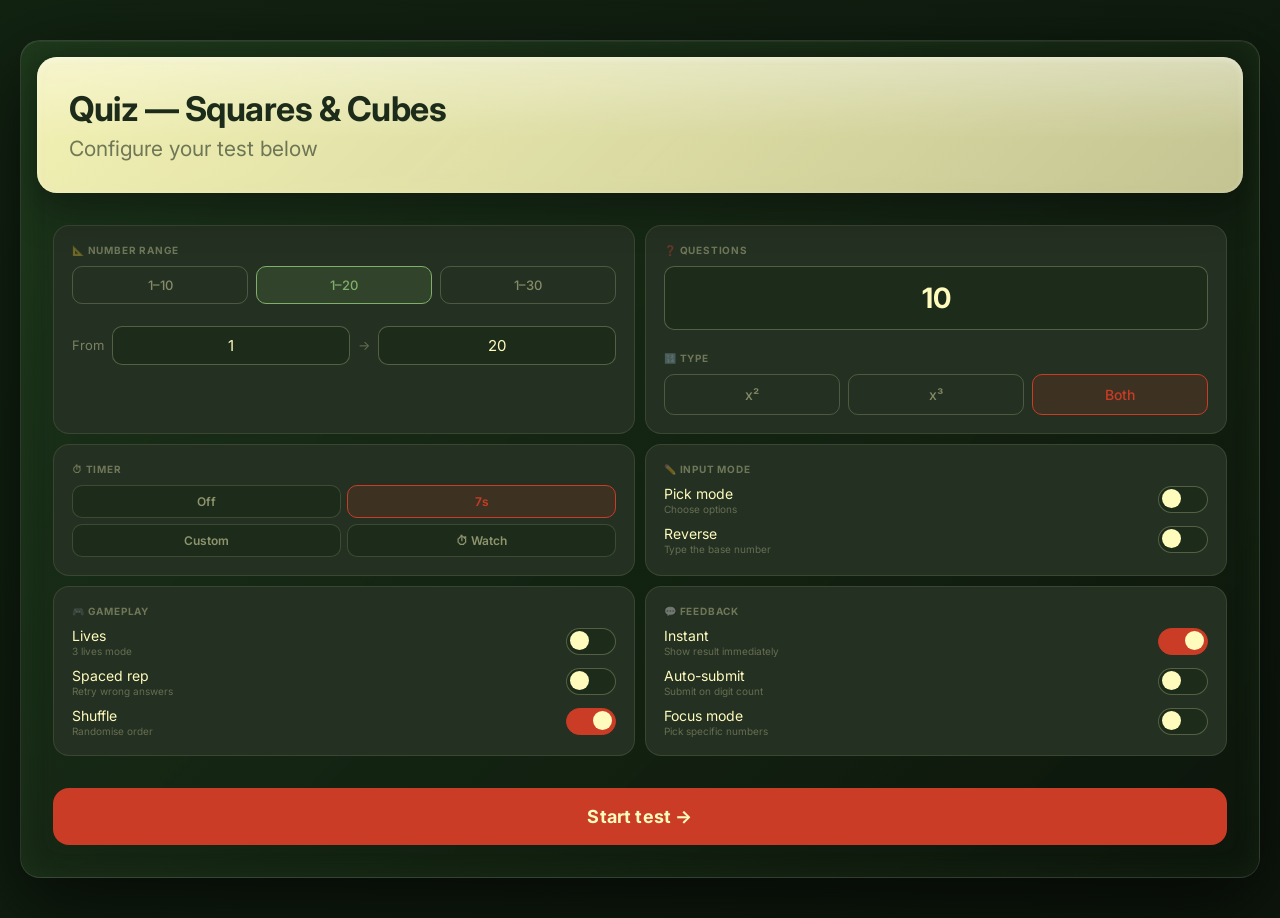
<file: Index.html>
<!DOCTYPE html>
<html lang="en">
<head>
  <meta charset="UTF-8">
  <meta name="viewport" content="width=device-width, initial-scale=1.0, viewport-fit=cover">
  <title>Quiz — Squares & Cubes</title>
  <link href="https://fonts.googleapis.com/css2?family=Inter:wght@400;500;600;700&display=swap" rel="stylesheet">
  <style>

    *, *::before, *::after { box-sizing: border-box; margin: 0; padding: 0; }

    html, body {
      height: 100%;
      min-height: 100%;
      background:
        linear-gradient(135deg, #122312, #0d160c),
        radial-gradient(circle at 20% 20%, #3a6b35 0%, transparent 70%),
        radial-gradient(circle at 80% 80%, #244a22 0%, transparent 80%);
      align-items: flex-start;
      justify-content: center;
      font-family: 'Inter', sans-serif;
      overflow-x: hidden;
      overflow-y: auto;
      max-width: 100%;
    }

    /* ── Page wrapper ── */
    .page-wrap {
      background: transparent;
      min-height: 100dvh;
      height: auto;
      width: 100%;
      max-width: 100%;
      overflow-x: hidden;
      display: flex;
      align-items: stretch;
      justify-content: center;
      padding: 0;
    }

    /* ── Main app card ── */
    .app {
  width: 100%;
  max-width: 900px;     /* control width */
  margin: 0 auto;       /* center horizontally */

  border-radius: 20px;
  position: relative;
  overflow: hidden;     /* 🔥 prevents glass bleed */

  backdrop-filter: blur(18px);
  -webkit-backdrop-filter: blur(18px);

  background: linear-gradient(
    135deg,
    rgba(58, 107, 53, 0.25),
    rgba(13, 22, 12, 0.55)
  );

  border: 1px solid rgba(255,255,255,0.12);

  box-shadow:
    0 25px 80px rgba(0,0,0,0.65),
    inset 0 1px 0 rgba(255,255,255,0.05);

  padding: 16px;  /* 🔥 replaces ALL inner margins */
}

.app::after {
  content: "";
  position: absolute;
  inset: 0;
  border-radius: inherit;

  box-shadow:
    inset 0 0 30px rgba(127,176,105,0.08);

  pointer-events: none;
}

.setup-header {
  border-radius: 20px;
  margin: 0;
  width: 100%;
  padding: clamp(20px, 5vw, 32px);

  background: linear-gradient(
    135deg,
    rgba(255,251,189,0.95),
    rgba(255,251,189,0.75)
  );

  backdrop-filter: blur(10px);
  -webkit-backdrop-filter: blur(10px);

  box-shadow:
    0 15px 40px rgba(0,0,0,0.35),
    inset 0 2px 6px rgba(255,255,255,0.4);
}

.setup-header::after {
  content: "";
  position: absolute;
  inset: 0;
  border-radius: inherit;

  background: linear-gradient(
    to bottom,
    rgba(255,255,255,0.35),
    transparent 60%
  );

  pointer-events: none;
}

    /* On wider screens: show card with margins */
    @media (min-width: 600px) {
      html, body { overflow-y: auto; height: auto; }
      .page-wrap {
        background: transparent;
        height: auto;
        min-height: 100dvh;
        padding: 32px 20px;
        align-items: flex-start;
      }
      .app {
        height: auto;
        min-height: unset;
        border-radius: 20px;
      }
    }

    @media (min-width: 900px) {
      .page-wrap { align-items: center; padding: 40px 20px; }
    }

    .screen {
  display: none;
  flex-direction: column;
  flex: 1;
  min-height: 0;
  gap: 16px; /* 🔥 THIS replaces ALL margins */
}
    .screen.active { display: flex; }

    /* ════════════════════════════════════
       SETUP SCREEN
    ════════════════════════════════════ */
    
    .setup-header h1 {
      font-size: clamp(22px, 6vw, 34px);
      font-weight: 700;
      color: #1C2B1A;
      margin-bottom: 6px;
      letter-spacing: -0.5px;
      line-height: 1.2;
    }
    .setup-header p {
      /* golden ratio: title / 1.618 → clamped proportionally */
      font-size: clamp(13.6px, 3.7vw, 21px);
      color: rgba(28,43,26,0.6);
      font-weight: 400;
    }

    .setup-body {
  margin: 0;
  width: 100%;
  padding: clamp(16px, 4vw, 24px);

  border-radius: 20px;
  background: rgba(36, 48, 34, 0.9);

  backdrop-filter: blur(12px);

  border: 1px solid rgba(255,251,189,0.1);

  box-shadow: 0 25px 60px rgba(0,0,0,0.6);

  display: flex;
  flex-direction: column;
  flex: 1;
  min-height: 0;

  width: 100%;
}
    .card {
      background: #243022;
      border-radius: clamp(10px, 3vw, 16px);
      padding: clamp(10px, 3.5vw, 20px);
      margin-bottom: clamp(8px, 2.5vw, 14px);
      border: 1px solid rgba(255,251,189,0.12);
    }
    .card-title {
      font-size: clamp(10px, 2.5vw, 11px);
      font-weight: 600;
      color: rgba(255,251,189,0.4);
      text-transform: uppercase;
      letter-spacing: 0.07em;
      margin-bottom: clamp(8px, 2.5vw, 12px);
    }

    .field-row {
      display: flex;
      align-items: center;
      gap: clamp(6px, 2vw, 10px);
      margin-bottom: clamp(6px, 2vw, 12px);
      flex-wrap: nowrap;
    }
    .field-row:last-child { margin-bottom: 0; }
    .field-label {
      font-size: clamp(13px, 3.5vw, 15px);
      color: #FFFBBD;
      flex: 1;
      min-width: 100px;
    }

    .num-inp {
      width: clamp(64px, 18vw, 80px);
      padding: clamp(6px, 2vw, 9px) 10px;
      font-size: clamp(13px, 3.5vw, 15px);
      border: 1.5px solid rgba(255,251,189,0.25);
      border-radius: 10px;
      background: #1C2B1A;
      color: #FFFBBD;
      text-align: center;
      outline: none;
      font-family: 'Inter', sans-serif;
      -moz-appearance: textfield;
    }
    .num-inp::-webkit-inner-spin-button,
    .num-inp::-webkit-outer-spin-button { -webkit-appearance: none; }
    .num-inp:focus { border-color: #FFFBBD; }

    .type-row { display: flex; gap: clamp(6px, 2vw, 8px); }
    .type-btn {
      flex: 1;
      min-width: 0;
      padding: clamp(9px, 2.5vw, 11px) 4px;
      border: 1.5px solid rgba(255,251,189,0.2);
      border-radius: 10px;
      background: transparent;
      color: rgba(255,251,189,0.45);
      font-size: clamp(11px, 2.8vw, 14px);
      cursor: pointer;
      transition: all 0.18s;
      font-family: 'Inter', sans-serif;
      font-weight: 500;
      overflow: hidden;
    }
    .type-btn.active { border-color: #CA3C25; background: rgba(202,60,37,0.15); color: #CA3C25; }

    .tog-row {
      display: flex;
      align-items: center;
      gap: 12px;
      padding: clamp(7px, 2vw, 12px) 0;
      border-bottom: 1px solid rgba(255,251,189,0.1);
    }
    .tog-row:last-child { border-bottom: none; padding-bottom: 0; }
    .tog-label {
      font-size: clamp(13px, 3.5vw, 15px);
      color: #FFFBBD;
      flex: 1;
      font-weight: 400;
    }
    .tog-sub {
      font-size: clamp(10px, 2.5vw, 11px);
      color: rgba(255,251,189,0.35);
      display: block;
      margin-top: 2px;
    }

    /* Toggle — fixed size, never shrinks */
    .toggle { position: relative; width: 50px; height: 27px; flex-shrink: 0; cursor: pointer; }
    .toggle input { opacity: 0; width: 0; height: 0; position: absolute; }
    .tslider {
      position: absolute; inset: 0;
      background: #1C2B1A;
      border-radius: 14px;
      transition: background 0.2s;
      border: 1.5px solid rgba(255,251,189,0.25);
    }
    .tslider::before {
      content: '';
      position: absolute;
      width: 19px; height: 19px;
      left: 3px; top: 2px;
      background: #FFFBBD;
      border-radius: 50%;
      transition: transform 0.2s, background 0.2s;
    }
    .toggle input:checked + .tslider { background: #CA3C25; border-color: #CA3C25; }
    .toggle input:checked + .tslider::before { transform: translateX(23px); background: #FFFBBD; }

    #s-setup .start-btn {
      margin: 4px clamp(12px, 4vw, 20px) clamp(12px, 4vw, 20px);
      padding: clamp(12px, 3.2vw, 16px);
      border: none;
      border-radius: 14px;
      background: #CA3C25;
      color: #FFFBBD;
      font-size: clamp(14px, 3.8vw, 17px);
      font-weight: 600;
      cursor: pointer;
      width: calc(100% - clamp(24px, 8vw, 40px));
      letter-spacing: 0.01em;
      transition: opacity 0.15s;
      font-family: 'Inter', sans-serif;
      flex-shrink: 0;
    }
    #s-setup .start-btn:hover { opacity: 0.88; }

    /* iPhone safe area — home bar */
    @supports (padding-bottom: env(safe-area-inset-bottom)) {
      @media (max-width: 599px) {
        #s-setup .start-btn {
          margin-bottom: calc(clamp(12px, 4vw, 20px) + env(safe-area-inset-bottom));
        }
      }
    }

    /* ════════════════════════════════════
       TEST SCREEN
    ════════════════════════════════════ */
    .test-top {
      background: #FFFBBD;
  padding: clamp(14px, 4vw, 22px) clamp(14px, 5vw, 24px) clamp(12px, 3.5vw, 18px);
  display: flex;
  align-items: center;
  gap: 12px;
  flex-shrink: 0;

  border-top-left-radius: 20px;
  border-top-right-radius: 20px;
    }
    .back-btn {
      width: clamp(32px, 8vw, 38px);
      height: clamp(32px, 8vw, 38px);
      border-radius: 10px;
      background: #243022;
      border: none;
      cursor: pointer;
      display: flex;
      align-items: center;
      justify-content: center;
      flex-shrink: 0;
    }
    .back-btn svg {
      width: clamp(15px, 4vw, 19px);
      height: clamp(15px, 4vw, 19px);
      stroke: #FFFBBD; fill: none; stroke-width: 2;
      stroke-linecap: round; stroke-linejoin: round;
    }
    .top-meta { flex: 1; display: flex; justify-content: flex-end; align-items: center; gap: 6px; flex-wrap: wrap; }
    .q-pill {
      background: #243022;
      border-radius: 20px;
      padding: clamp(5px, 1.5vw, 7px) clamp(10px, 3vw, 15px);
      font-size: clamp(11px, 3vw, 14px);
      color: rgba(255,251,189,0.55);
      font-weight: 500;
      white-space: nowrap;
    }
    .q-pill span { color: #FFFBBD; font-weight: 600; }
    .score-pill {
      background: rgba(202,60,37,0.15);
      border-radius: 20px;
      padding: clamp(5px, 1.5vw, 7px) clamp(10px, 3vw, 15px);
      font-size: clamp(11px, 3vw, 14px);
      color: #CA3C25;
      font-weight: 600;
      border: 1px solid rgba(202,60,37,0.3);
      white-space: nowrap;
    }

  
    .prog-bar {
  height: 4px;
  background: rgba(0, 0, 0, 0.25);
  border-radius: 6px;
  overflow: hidden;
}
    .prog-fill { height: 100%; background: #CA3C25; border-radius: 2px; transition: width 0.35s; }
.prog-wrap {
  margin-top: 18px;   /* spacing inside header */
}
    .timer-bar-wrap {
display: block;
  margin: 0 clamp(12px, 4vw, 20px) clamp(10px, 3vw, 16px);
  padding: 14px 16px;
  border-radius: 16px;

  background: rgba(36, 48, 34, 0.6);
  border: 1px solid rgba(255,251,189,0.08);

  backdrop-filter: blur(10px);
}

.timer-bar-inner {
  display: flex;
  justify-content: space-between;
  align-items: center;
  margin-bottom: 8px;
}

.timer-left {
  font-size: 13px;
  color: rgba(255,251,189,0.4);
}

.timer-right {
  font-weight: 600;
  color: #7FB069;
}

.timer-bar {
  height: 6px;
  background: rgba(255,251,189,0.25);
  border-radius: 6px;
  overflow: hidden;
}

.timer-bar-fill {
  height: 100%;
  width: 100%;
  background: linear-gradient(90deg, #CA3C25, #7FB069);
  transition: width 0.1s linear;
}

.stopwatch-wrap {
  margin: 0 clamp(12px, 4vw, 20px) clamp(10px, 3vw, 16px);
  padding: 14px 16px;
  border-radius: 16px;
  background: rgba(36, 48, 34, 0.6);
  border: 1px solid rgba(255,251,189,0.08);
  display: none;
  justify-content: space-between;
  align-items: center;
}
.stopwatch-label {
  font-size: 13px;
  color: rgba(255,251,189,0.4);
}
.stopwatch-num {
  font-size: clamp(20px, 5vw, 26px);
  font-weight: 700;
  color: #7FB069;
  font-variant-numeric: tabular-nums;
}

    .q-card {
      margin: 0 clamp(12px, 4vw, 20px) clamp(10px, 3vw, 16px);
      background: #243022;
      border-radius: clamp(14px, 4vw, 20px);
      padding: clamp(16px, 5vw, 24px);
      border: 1px solid rgba(255,251,189,0.12);
      flex-shrink: 0;
    }
    .q-badge {
      display: inline-block;
      font-size: clamp(10px, 2.5vw, 12px);
      padding: 4px clamp(10px, 3vw, 14px);
      border-radius: 20px;
      font-weight: 600;
      margin-bottom: clamp(8px, 2.5vw, 13px);
      letter-spacing: 0.03em;
    }
    .badge-sq { background: rgba(127,176,105,0.15); color: #7FB069; border: 1px solid rgba(127,176,105,0.35); }
    .badge-cu { background: rgba(202,60,37,0.15); color: #CA3C25; border: 1px solid rgba(202,60,37,0.35); }
    .q-number {
      font-size: clamp(11px, 3vw, 14px);
      color: rgba(255,251,189,0.35);
      margin-bottom: 4px;
      font-weight: 400;
    }
    .q-expr {
      font-size: clamp(24px, 7vw, 32px);
      font-weight: 700;
      color: #FFFBBD;
      text-align: center;
      margin: clamp(8px, 2.5vw, 12px) 0 clamp(4px, 1.5vw, 8px);
    }
    .q-sub {
      font-size: clamp(11px, 3vw, 14px);
      color: rgba(255,251,189,0.35);
      text-align: center;
      font-weight: 400;
    }

    .ans-zone {
      padding: 0 clamp(12px, 4vw, 20px) 0;
      flex-shrink: 0;
    }
    .ans-row {
  display: flex;
  gap: 10px;
  width: 100%;
  margin-bottom: 8px; /* ADD THIS */
}
    .ans-input {
      flex: 1;
 min-width: 0; /* 🔥 critical fix */
      padding: clamp(11px, 3.5vw, 15px);
      font-size: clamp(17px, 5vw, 22px);
      font-weight: 600;
      border: 2px solid rgba(255,251,189,0.2);
      border-radius: clamp(10px, 3vw, 13px);
      background: #243022;
      color: #FFFBBD;
      text-align: center;
      outline: none;
      transition: border-color 0.2s;
      font-family: 'Inter', sans-serif;
      -moz-appearance: textfield;
      min-width: 0;
    }
    .ans-input::-webkit-inner-spin-button,
    .ans-input::-webkit-outer-spin-button { -webkit-appearance: none; }
    .ans-input:focus { border-color: #FFFBBD; }
    .ans-input.correct { border-color: #FFFBBD; background: rgba(127,176,105,0.12); color: #7FB069; }
    .ans-input.wrong  { border-color: #CA3C25; background: rgba(202,60,37,0.1); color: #CA3C25; }

    .check-btn {
      padding: clamp(11px, 3.5vw, 15px) clamp(14px, 4vw, 22px);
      border: none;
      border-radius: clamp(10px, 3vw, 13px);
      background: #CA3C25;
      color: #FFFBBD;
      font-size: clamp(13px, 3.5vw, 16px);
      font-weight: 600;
      cursor: pointer;
      transition: opacity 0.15s;
      font-family: 'Inter', sans-serif;
      flex-shrink: 0;
    }
    .check-btn:hover { opacity: 0.88; }
    .check-btn:disabled { opacity: 0.35; cursor: default; }

    .fb-box {
      margin: 0 clamp(12px, 4vw, 20px) clamp(8px, 2.5vw, 12px);
      padding: clamp(10px, 3vw, 13px) clamp(12px, 4vw, 18px);
      border-radius: 12px;
      font-size: clamp(12px, 3.2vw, 15px);
      font-weight: 500;
      text-align: center;
      display: none;
      flex-shrink: 0;
    }
    .fb-ok { background: rgba(127,176,105,0.15); color: #7FB069; border: 1px solid rgba(127,176,105,0.3); }
    .fb-no { background: rgba(202,60,37,0.15); color: #CA3C25; border: 1px solid rgba(202,60,37,0.3); }

    .next-btn {
      margin: 0 clamp(12px, 4vw, 20px) clamp(14px, 4vw, 20px);
      padding: clamp(11px, 3.5vw, 15px);
      border: 1.5px solid rgba(255,251,189,0.2);
      border-radius: clamp(10px, 3vw, 13px);
      background: transparent;
      color: #FFFBBD;
      font-size: clamp(13px, 3.5vw, 15px);
      font-weight: 500;
      cursor: pointer;
      width: calc(100% - clamp(24px, 8vw, 40px));
      transition: all 0.15s;
      display: none;
      font-family: 'Inter', sans-serif;
      flex-shrink: 0;
    }
    .next-btn:hover { background: #243022; }

    /* ════════════════════════════════════
       RESULTS SCREEN
    ════════════════════════════════════ */
    .res-title {
      font-size: clamp(15px, 4.5vw, 20px);
      font-weight: 700;
      color: #1C2B1A;
      flex: 1;
    }
    .score-circle {
      display: flex;
      flex-direction: column;
      align-items: center;
      padding: clamp(20px, 6vw, 32px) 0 clamp(14px, 4vw, 22px);
      flex-shrink: 0;
    }
    .big-pct {
      font-size: clamp(44px, 13vw, 62px);
      font-weight: 700;
      color: #CA3C25;
      letter-spacing: -1px;
    }
    .big-sub {
      font-size: clamp(12px, 3.2vw, 15px);
      color: rgba(255,251,189,0.4);
      margin-top: 4px;
      font-weight: 400;
    }
    .stat-row {
      display: grid;
      grid-template-columns: repeat(3, 1fr);
      gap: clamp(8px, 2.5vw, 12px);
      margin: 0 clamp(12px, 4vw, 20px) clamp(14px, 4vw, 22px);
      flex-shrink: 0;
    }
    .stat-c {
      background: #243022;
      border-radius: 12px;
      padding: clamp(10px, 3vw, 16px) clamp(8px, 2vw, 14px);
      text-align: center;
      border: 1px solid rgba(255,251,189,0.1);
    }
    .stat-v { font-size: clamp(18px, 5.5vw, 24px); font-weight: 700; }
    .stat-l { font-size: clamp(10px, 2.5vw, 12px); color: rgba(237,221,212,0.35); margin-top: 3px; }
    .sv-ok  { color: #7FB069; }
    .sv-no  { color: #CA3C25; }
    .sv-tot { color: rgba(255,251,189,0.6); }

    .review-wrap {
      margin: 0 clamp(12px, 4vw, 20px) clamp(12px, 3.5vw, 18px);
      background: #243022;
      border-radius: 16px;
      overflow: hidden;
      border: 1px solid rgba(255,251,189,0.1);
      flex: 1;
      display: flex;
      flex-direction: column;
      min-height: 0;
    }
    .review-head {
      padding: clamp(10px, 3vw, 14px) clamp(12px, 4vw, 18px);
      font-size: clamp(10px, 2.5vw, 12px);
      font-weight: 600;
      color: rgba(255,251,189,0.35);
      text-transform: uppercase;
      letter-spacing: 0.07em;
      border-bottom: 1px solid rgba(255,251,189,0.1);
      flex-shrink: 0;
    }
    .review-scroll { flex: 1; overflow-y: auto; max-height: clamp(160px, 30vw, 260px); }
    .history-empty {
      padding: 16px;
      text-align: center;
      color: rgba(255,251,189,0.25);
      font-size: 13px;
    }
    .review-item {
      display: flex;
      justify-content: space-between;
      align-items: center;
      padding: clamp(8px, 2.5vw, 12px) clamp(12px, 4vw, 18px);
      border-bottom: 1px solid rgba(255,251,189,0.08);
    }
    .review-item:last-child { border-bottom: none; }
    .ri-q { font-size: clamp(12px, 3.2vw, 15px); color: rgba(255,251,189,0.5); }
    .ri-a { font-size: clamp(12px, 3.2vw, 15px); font-weight: 600; }
    .ri-ok { color: #7FB069; }
    .ri-no { color: #CA3C25; }

    .res-btns {
      display: flex;
      gap: clamp(8px, 2.5vw, 12px);
      padding: 0 clamp(12px, 4vw, 20px) clamp(16px, 5vw, 26px);
      flex-shrink: 0;
    }
    .again-btn {
      flex: 1;
      padding: clamp(12px, 3.5vw, 16px);
      border: none;
      border-radius: 12px;
      background: #CA3C25;
      color: #FFFBBD;
      font-size: clamp(13px, 3.5vw, 16px);
      font-weight: 600;
      cursor: pointer;
      font-family: 'Inter', sans-serif;
      transition: opacity 0.15s;
    }
    .again-btn:hover { opacity: 0.88; }
    .home-btn {
      padding: clamp(12px, 3.5vw, 16px) clamp(14px, 4vw, 22px);
      border: 1.5px solid rgba(255,251,189,0.2);
      border-radius: 12px;
      background: transparent;
      color: #FFFBBD;
      font-size: clamp(13px, 3.5vw, 15px);
      font-weight: 500;
      cursor: pointer;
      font-family: 'Inter', sans-serif;
      transition: background 0.15s;
    }
    .home-btn:hover { background: #243022; }


    /* ════════════════════════════════════
       PICK MODE (multiple choice)
    ════════════════════════════════════ */
    .pick-zone {
  flex: 1;
  display: flex;
  align-items: stretch;   /* was center ❌ */
  justify-content: stretch;
}

.pick-grid {
  display: grid;
  grid-template-columns: 1fr 1fr;
  gap: 12px;
  width: 100%;
}
    .pick-btn {
      padding: clamp(14px, 4vw, 20px) clamp(10px, 3vw, 16px);
      border: 2px solid rgba(255,251,189,0.18);
      border-radius: clamp(10px, 3vw, 14px);
      background: #243022;
      color: #FFFBBD;
      font-size: clamp(18px, 5.5vw, 26px);
      font-weight: 700;
      cursor: pointer;
      font-family: 'Inter', sans-serif;
      transition: all 0.15s;
      text-align: center;
      width: 100%;
      position: relative;
      overflow: hidden;
    }
    .pick-btn:hover:not(:disabled) {
      border-color: rgba(255,251,189,0.4);
      background: #2d3d2a;
    }
    .pick-btn.correct {
      border-color: #7FB069;
      background: rgba(127,176,105,0.18);
      color: #7FB069;
    }
    .pick-btn.wrong {
      border-color: #CA3C25;
      background: rgba(202,60,37,0.15);
      color: #CA3C25;
    }
    .pick-btn.reveal {
      border-color: #7FB069;
      background: rgba(127,176,105,0.1);
      color: rgba(127,176,105,0.7);
    }
    .pick-btn:disabled { cursor: default; }
    .pick-icon {
      display: block;
      font-size: clamp(11px, 3vw, 14px);
      font-weight: 600;
      margin-top: 4px;
      letter-spacing: 0.02em;
    }

    /* ── Large desktop: comfortable centred card ── */
    @media (min-width: 900px) {
      .page-wrap { align-items: center; min-height: 100vh; padding: 40px 20px; }
      .app { width: 100%;
  max-width: 900px; min-height: unset; }
    }

/* ── MAKE APP WIDER (SAFE) ── */
@media (min-width: 600px) {
  .app {
    max-width: 100%;
    border-radius: 20px;
    height: auto;
  }

  html, body {
    overflow-x: hidden;
    overflow-y: auto;
    height: auto;
  }

  .page-wrap {
    padding: 32px 20px;
    align-items: flex-start;
  }
}

@media (min-width: 900px) {
  .app {
    width: 100%;
  max-width: 100%; /* main change */
  }

  .page-wrap {
    align-items: center;
    padding: 40px 20px;
  }
}
input:disabled {
  opacity: 0.5;
  cursor: not-allowed;
}

select {
  appearance: none;
  -webkit-appearance: none;
  -moz-appearance: none;

  background: #1C2B1A;
  color: #FFFBBD;

  border: 1px solid rgba(255,251,189,0.2);
  border-radius: 8px;

  padding: 8px;
  font-family: 'Inter', sans-serif;
}

/* ───────── SELECT BASE ───────── */
select {
  appearance: none;
  -webkit-appearance: none;
  -moz-appearance: none;

  width: 100%;
  padding: 10px 12px;

  border-radius: 12px;
  border: 1px solid rgba(255,251,189,0.2);

  background: #1C2B1A;
  color: #FFFBBD;

  font-family: 'Inter', sans-serif;
  font-size: 14px;

  cursor: pointer;

  /* subtle glow instead of blue */
  transition: border 0.2s, box-shadow 0.2s;
}

/* focus state (replaces blue) */
select:focus {
  outline: none;
  border-color: #CA3C25;
  box-shadow: 0 0 0 2px rgba(202,60,37,0.25);
}

/* ───────── CUSTOM SELECT ───────── */
.custom-select {
  position: relative;
  width: 100%;
  font-family: 'Inter', sans-serif;
}

.select-trigger {
  padding: 8px 10px;              /* smaller */
  border-radius: 10px;            /* slightly tighter */
  border: 1px solid rgba(255,251,189,0.2);
  background: #1C2B1A;
  color: #FFFBBD;
  cursor: pointer;
  position: relative;
  font-size: 13px;                /* smaller text */
  line-height: 1.2;
}

/* arrow */
.select-trigger::after {
  content: "▾";
  position: absolute;
  right: 12px;
  top: 50%;
  transform: translateY(-50%);
  color: #FFFBBD;
}

/* dropdown */
.select-menu {
  position: absolute;
  top: calc(100% + 6px);
  left: 0;
  right: 0;

  background: #1C2B1A;
  border-radius: 14px;
  border: 1px solid rgba(255,251,189,0.15);

  box-shadow: 0 10px 30px rgba(0,0,0,0.6);

  overflow: hidden;

  opacity: 0;
  transform: translateY(-6px);
  pointer-events: none;
  transition: all 0.2s ease;
  z-index: 10;
}

.custom-select.open .select-menu {
  opacity: 1;
  transform: translateY(0);
  pointer-events: auto;
}

/* options */
.select-option {
  padding: 10px 12px;
  color: #FFFBBD;
  cursor: pointer;
  transition: background 0.15s;
}

.select-option:hover {
  background: #243022;
}

.select-option.active {
  background: rgba(202,60,37,0.2);
  color: #CA3C25;
}

#s-results
.setup-body {
  width: 100%;
  flex: 1;
  display: flex;
  flex-direction: column;
}

* {
  -webkit-tap-highlight-color: transparent;
}

.custom-keyboard {
  margin-top: auto;   /* lock to bottom */
  display: none;
  width: 100%;
}
.top-content {
  display: flex;
  flex-direction: column;
  gap: 12px;
}

.kb-grid {
  display: grid;
  grid-template-columns: repeat(3, 1fr);
  gap: 10px;
}

.kb-key {
  padding: 16px;
  font-size: 20px;
  font-weight: 600;
  border-radius: 12px;
  border: 1px solid rgba(255,251,189,0.2);
  background: #243022;
  color: #FFFBBD;
  cursor: pointer;
  transition: all 0.15s;
}

.kb-key:active {
  transform: scale(0.95);
  background: #2d3d2a;
}

.kb-del {
  color: #CA3C25;
}

.kb-enter {
  background: #CA3C25;
  color: #FFFBBD;
}

.page-wrap {
  min-height: 100dvh; /* ADD THIS */
}




    /* ════════════════════════════════════
       STREAK
    ════════════════════════════════════ */
    .streak-pill {
      background: rgba(202,60,37,0.15);
      border: 1px solid rgba(202,60,37,0.3);
      border-radius: 20px;
      padding: clamp(5px,1.5vw,7px) clamp(10px,3vw,15px);
      font-size: clamp(11px,3vw,14px);
      color: #CA3C25;
      font-weight: 600;
      white-space: nowrap;
      display: none;
    }
    .streak-pill.active { display: block; }

    /* ════════════════════════════════════
       LIVES
    ════════════════════════════════════ */
    .lives-pill {
      background: rgba(202,60,37,0.12);
      border: 1px solid rgba(202,60,37,0.25);
      border-radius: 20px;
      padding: clamp(5px,1.5vw,7px) clamp(10px,3vw,15px);
      font-size: clamp(11px,3vw,14px);
      color: #FFFBBD;
      font-weight: 600;
      white-space: nowrap;
      letter-spacing: 0.05em;
    }

    /* ════════════════════════════════════
       GAME OVER screen
    ════════════════════════════════════ */
    .gameover-body {
      display: flex;
      flex-direction: column;
      align-items: center;
      justify-content: center;
      gap: 20px;
      flex: 1;
      padding: 32px 20px;
    }
    .gameover-icon { font-size: 64px; line-height: 1; }
    .gameover-title {
      font-size: clamp(26px,7vw,36px);
      font-weight: 700;
      color: #FFFBBD;
      letter-spacing: -0.5px;
    }
    .gameover-sub {
      font-size: clamp(13px,3.5vw,16px);
      color: rgba(255,251,189,0.45);
      text-align: center;
    }
    .gameover-score {
      font-size: clamp(44px,13vw,62px);
      font-weight: 700;
      color: #CA3C25;
      letter-spacing: -1px;
    }

    /* range label */
    .bento-range-lbl {
      font-size: 13px;
      color: rgba(255,251,189,0.4);
      white-space: nowrap;
    }
    /* full-width questions input inside bento cell */
    .bento-q-inp {
      width: 100% !important;
      font-size: clamp(22px, 6vw, 28px) !important;
      font-weight: 700 !important;
      text-align: center;
      padding: clamp(10px, 3vw, 14px) !important;
    }

    /* ════════════════════════════════════
       DIFFICULTY PRESETS
    ════════════════════════════════════ */
    .diff-row { display: flex; gap: clamp(6px,2vw,8px); margin-bottom: clamp(8px,2.5vw,12px); }
    .diff-btn {
      flex: 1;
      min-width: 0;
      padding: clamp(7px,2vw,10px) 4px;
      border: 1.5px solid rgba(255,251,189,0.2);
      border-radius: 10px;
      background: transparent;
      color: rgba(255,251,189,0.45);
      font-size: clamp(11px,2.8vw,13px);
      cursor: pointer;
      transition: all 0.18s;
      font-family: 'Inter', sans-serif;
      font-weight: 500;
      white-space: nowrap;
      overflow: hidden;
      text-overflow: ellipsis;
    }
    .diff-btn.active { border-color: #7FB069; background: rgba(127,176,105,0.15); color: #7FB069; }

    /* ════════════════════════════════════
       REVERSE MODE
    ════════════════════════════════════ */
    .badge-rev { background: rgba(127,176,105,0.15); color: #7FB069; border: 1px solid rgba(127,176,105,0.35); }

    /* ════════════════════════════════════
       FOCUS MODE — number chips
    ════════════════════════════════════ */
    .focus-grid {
      display: flex;
      flex-wrap: wrap;
      gap: 6px;
      margin-top: 10px;
    }
    .focus-chip {
      padding: 5px 11px;
      border-radius: 8px;
      border: 1.5px solid rgba(255,251,189,0.2);
      background: transparent;
      color: rgba(255,251,189,0.5);
      font-size: 13px;
      font-weight: 600;
      cursor: pointer;
      transition: all 0.15s;
      font-family: 'Inter', sans-serif;
    }
    .focus-chip.selected {
      border-color: #7FB069;
      background: rgba(127,176,105,0.18);
      color: #7FB069;
    }
    .focus-all-btn {
      padding: 5px 11px;
      border-radius: 8px;
      border: 1.5px solid rgba(255,251,189,0.15);
      background: transparent;
      color: rgba(255,251,189,0.3);
      font-size: 12px;
      cursor: pointer;
      font-family: 'Inter', sans-serif;
      transition: all 0.15s;
    }
    .focus-all-btn:hover { border-color: rgba(255,251,189,0.3); color: rgba(255,251,189,0.5); }

    /* ════════════════════════════════════
       RESULTS — personal bests + chart
    ════════════════════════════════════ */
    .pb-row {
      display: grid;
      grid-template-columns: 1fr 1fr;
      gap: clamp(8px,2.5vw,12px);
      margin: 0 clamp(12px,4vw,20px) clamp(10px,3vw,14px);
      flex-shrink: 0;
    }
    .pb-c {
      background: #243022;
      border-radius: 12px;
      padding: clamp(10px,3vw,14px);
      text-align: center;
      border: 1px solid rgba(255,251,189,0.1);
    }
    .pb-v { font-size: clamp(16px,4.5vw,20px); font-weight: 700; color: #FFFBBD; }
    .pb-l { font-size: clamp(10px,2.5vw,11px); color: rgba(255,251,189,0.35); margin-top: 3px; text-transform: uppercase; letter-spacing: 0.06em; }
    .pb-new { color: #7FB069; }

    .chart-wrap {
      margin: 0 clamp(12px,4vw,20px) clamp(10px,3vw,14px);
      background: #243022;
      border-radius: 16px;
      padding: clamp(12px,3.5vw,18px);
      border: 1px solid rgba(255,251,189,0.1);
      flex-shrink: 0;
    }
    .chart-title {
      font-size: clamp(10px,2.5vw,11px);
      font-weight: 600;
      color: rgba(255,251,189,0.35);
      text-transform: uppercase;
      letter-spacing: 0.07em;
      margin-bottom: 12px;
    }
    /* chart-vals: value labels in their own row ABOVE bars */
    .chart-vals {
      display: flex;
      gap: 8px;
      margin-bottom: 6px;
    }
    .chart-vals .chart-val {
      flex: 1;
      text-align: center;
    }
    .chart-bars { display: flex; gap: 8px; align-items: flex-end; height: 80px; }
    .chart-col { flex: 1; display: flex; flex-direction: column; align-items: center; gap: 4px; justify-content: flex-end; }
    .chart-bar {
      width: 100%;
      border-radius: 4px 4px 0 0;
      transition: height 0.4s ease;
      min-height: 3px;
    }
    .chart-bar-sq { background: rgba(127,176,105,0.7); }
    .chart-bar-cu { background: rgba(202,60,37,0.7); }
    .chart-lbl { font-size: 11px; color: rgba(255,251,189,0.4); }
    .chart-val { font-size: 12px; font-weight: 600; color: #FFFBBD; }

    /* ════════════════════════════════════
       WEAKNESS SECTION
    ════════════════════════════════════ */
    .weakness-item {
      display: flex;
      justify-content: space-between;
      align-items: center;
      padding: clamp(8px,2.5vw,11px) clamp(12px,4vw,18px);
      border-bottom: 1px solid rgba(255,251,189,0.08);
    }
    .weakness-item:last-child { border-bottom: none; }
    .wi-n { font-size: clamp(12px,3.2vw,15px); color: rgba(255,251,189,0.5); }
    .wi-bar-wrap { display: none; }
    .wi-bar { display: none; }
    .wi-pct { font-size: clamp(11px,2.8vw,13px); font-weight: 600; color: #CA3C25; min-width: 80px; text-align: right; }

    /* ════════════════════════════════════
       CONFETTI
    ════════════════════════════════════ */
    .confetti-piece {
      position: fixed;
      width: 8px; height: 8px;
      border-radius: 2px;
      pointer-events: none;
      z-index: 9999;
      animation: confettiFall linear forwards;
    }
    @keyframes confettiFall {
      0%   { transform: translateY(-20px) rotate(0deg); opacity: 1; }
      100% { transform: translateY(100vh) rotate(720deg); opacity: 0; }
    }

    /* ════════════════════════════════════
       KEYBOARD HINTS
    ════════════════════════════════════ */
    .kb-hint {
      font-size: 11px;
      color: rgba(255,251,189,0.2);
      text-align: center;
      padding: 4px 0 2px;
    }

    /* ════════════════════════════════════
       SPACED REPETITION badge
    ════════════════════════════════════ */
    .retry-badge {
      display: inline-block;
      font-size: 10px;
      font-weight: 600;
      padding: 2px 8px;
      border-radius: 10px;
      background: rgba(202,60,37,0.2);
      color: #CA3C25;
      border: 1px solid rgba(202,60,37,0.35);
      margin-left: 6px;
      vertical-align: middle;
      letter-spacing: 0.04em;
    }

    /* ════════════════════════════════════
       BENTO GRID LAYOUT
    ════════════════════════════════════ */
    .bento-grid {
      display: grid;
      grid-template-columns: 1fr 1fr;
      grid-template-rows: auto;
      gap: 10px;
      padding: clamp(10px,3vw,16px);
      overflow-y: auto;
      overflow-x: hidden;
      flex: 1;
      min-height: 0;
      width: 100%;
      max-width: 100%;
    }

    /* full-width cells */
    .bento-cell { 
      background: #243022;
      border-radius: 16px;
      border: 1px solid rgba(255,251,189,0.1);
      padding: clamp(12px,3.5vw,18px);
      display: flex;
      flex-direction: column;
      gap: 10px;
      min-width: 0;
      overflow: visible;
    }
    .bento-cell.wide { grid-column: 1 / -1; }
    .bento-cell.accent {
      background: rgba(202,60,37,0.12);
      border-color: rgba(202,60,37,0.25);
    }
    .bento-cell.green {
      background: rgba(127,176,105,0.1);
      border-color: rgba(127,176,105,0.2);
    }

    .bento-label {
      font-size: clamp(9px,2.2vw,10px);
      font-weight: 700;
      color: rgba(255,251,189,0.35);
      text-transform: uppercase;
      letter-spacing: 0.08em;
    }

    /* range row inside bento */
    .bento-range-row {
      display: flex;
      align-items: center;
      gap: 8px;
    }
    .bento-range-row .num-inp { flex: 1; width: auto; min-width: 0; }
    .bento-range-sep {
      color: rgba(255,251,189,0.3);
      font-size: 13px;
    }

    /* toggle row inside bento — compact */
    .bento-tog {
      display: flex;
      align-items: center;
      justify-content: space-between;
      gap: 8px;
    }
    .bento-tog-label {
      font-size: clamp(12px,3.2vw,14px);
      color: #FFFBBD;
      font-weight: 400;
      flex: 1;
    }
    .bento-tog-sub {
      font-size: 10px;
      color: rgba(255,251,189,0.3);
      display: block;
      margin-top: 1px;
    }

    /* start button full width at bottom */
    .bento-start {
      margin: 0 clamp(10px,3vw,16px) clamp(10px,3vw,16px);
      padding: clamp(14px,3.5vw,18px);
      border: none;
      border-radius: 16px;
      background: #CA3C25;
      color: #FFFBBD;
      font-size: clamp(15px,4vw,18px);
      font-weight: 700;
      cursor: pointer;
      width: calc(100% - clamp(20px,6vw,32px));
      letter-spacing: 0.01em;
      transition: opacity 0.15s, transform 0.1s;
      font-family: 'Inter', sans-serif;
      flex-shrink: 0;
    }
    .bento-start:hover { opacity: 0.88; }
    .bento-start:active { transform: scale(0.98); }

    @supports (padding-bottom: env(safe-area-inset-bottom)) {
      @media (max-width: 599px) {
        .bento-start {
          margin-bottom: calc(clamp(10px,3vw,16px) + env(safe-area-inset-bottom));
        }
      }
    }

    /* ── Timer mini grid ── */
    .timer-grid {
      display: grid;
      grid-template-columns: 1fr 1fr;
      gap: 6px;
    }
    .timer-opt {
      padding: 8px 4px;
      border-radius: 10px;
      border: 1.5px solid rgba(255,251,189,0.15);
      background: #1C2B1A;
      color: rgba(255,251,189,0.5);
      font-size: clamp(11px,2.8vw,12px);
      font-weight: 600;
      cursor: pointer;
      font-family: 'Inter', sans-serif;
      transition: all 0.15s;
      text-align: center;
      min-width: 0;
      overflow: hidden;
    }
    .timer-opt:hover { border-color: rgba(255,251,189,0.3); color: rgba(255,251,189,0.7); }
    .timer-opt.active { border-color: #CA3C25; background: rgba(202,60,37,0.15); color: #CA3C25; }

    /* ════════════════════════════════════
       MOBILE FIXES
    ════════════════════════════════════ */
    @media (max-width: 480px) {
      .bento-grid {
        grid-template-columns: 1fr;
      }
      .bento-cell.wide {
        grid-column: 1;
      }
    }

    @media (max-width: 360px) {
      .q-pill, .score-pill, .streak-pill, .lives-pill {
        font-size: 10px;
        padding: 4px 8px;
      }
      .custom-keyboard {
        padding-bottom: env(safe-area-inset-bottom, 8px);
      }
      .kb-key {
        padding: 12px;
        font-size: 17px;
      }
    }

    .review-wrap {
      overflow-y: auto;
    }

    .setup-header h1,
    .setup-header p,
    .res-title {
      position: relative;
      z-index: 1;
    }
  </style>
</head>
<body>
<div class="page-wrap">
<div class="app">

  <!-- SETUP SCREEN -->
  <div class="screen active" id="s-setup">
    <div class="setup-header">
      <h1>Quiz — Squares &amp; Cubes</h1>
      <p>Configure your test below</p>
    </div>

    <div class="bento-grid">

      <!-- RANGE — left cell -->
      <div class="bento-cell">
        <div class="bento-label">📐 Number range</div>
        <div class="diff-row">
          <button class="diff-btn" onclick="setDiff('easy',event)">1–10</button>
          <button class="diff-btn active" onclick="setDiff('medium',event)">1–20</button>
          <button class="diff-btn" onclick="setDiff('hard',event)">1–30</button>
        </div>
        <div class="bento-range-row">
          <span class="bento-range-lbl">From</span>
          <input type="number" class="num-inp" id="rangeFrom" value="1" min="1">
          <span class="bento-range-sep">→</span>
          <input type="number" class="num-inp" id="rangeTo" value="20" min="2">
        </div>
      </div>

      <!-- QUESTIONS + TYPE — right cell -->
      <div class="bento-cell">
        <div class="bento-label">❓ Questions</div>
        <input type="number" class="num-inp bento-q-inp" id="qCount" value="10" min="1">
        <div class="bento-label" style="margin-top:12px;">🔢 Type</div>
        <div class="type-row">
          <button class="type-btn" id="btn-squares" onclick="setType('squares')">x²</button>
          <button class="type-btn" id="btn-cubes" onclick="setType('cubes')">x³</button>
          <button class="type-btn active" id="btn-both" onclick="setType('both')">Both</button>
        </div>
      </div>

      <!-- TIMER — left cell -->
      <div class="bento-cell">
        <div class="bento-label">⏱ Timer</div>

        <!-- FALLBACK dropdown (kept for reference, disabled):
        <div class="custom-select" id="timerDropdown">
          <div class="select-trigger" id="timerTrigger">7s timer</div>
          <div class="select-menu" id="timerMenu">
            <div class="select-option" data-value="off">Off</div>
            <div class="select-option active" data-value="fixed">7s timer</div>
            <div class="select-option" data-value="custom">Custom</div>
            <div class="select-option" data-value="stopwatch">Stopwatch</div>
          </div>
        </div>
        -->

        <!-- MINI GRID TIMER SELECTOR -->
        <div class="timer-grid" id="timerGrid">
          <button class="timer-opt" data-value="off" onclick="setTimerOpt(this)">Off</button>
          <button class="timer-opt active" data-value="fixed" onclick="setTimerOpt(this)">7s</button>
          <button class="timer-opt" data-value="custom" onclick="setTimerOpt(this)">Custom</button>
          <button class="timer-opt" data-value="stopwatch" onclick="setTimerOpt(this)">⏱ Watch</button>
        </div>
        <input type="number" id="customTimerInput" placeholder="Seconds (e.g. 10)" style="display:none;width:100%;padding:8px;border-radius:8px;background:#1C2B1A;color:#FFFBBD;border:1px solid rgba(255,251,189,0.2);font-family:'Inter',sans-serif;margin-top:4px;">
      </div>

      <!-- INPUT MODE — right cell -->
      <div class="bento-cell">
        <div class="bento-label">✏️ Input mode</div>
        <div class="bento-tog">
          <span class="bento-tog-label">Pick mode<span class="bento-tog-sub">Choose options</span></span>
          <label class="toggle"><input type="checkbox" id="pickModeTog"><span class="tslider"></span></label>
        </div>
        <div id="pickModeDropdown" style="display:none;">
          <div class="timer-grid" id="pickModeGrid">
            <button class="timer-opt active" data-value="auto" onclick="setPickModeOpt(this)">Auto Submit</button>
            <button class="timer-opt" data-value="manual" onclick="setPickModeOpt(this)">Manual Submit</button>
          </div>
          <select id="pickModeType" style="display:none;">
            <option value="auto" selected>Auto submit</option>
            <option value="manual">Manual submit</option>
          </select>
        </div>
        <div class="bento-tog">
          <span class="bento-tog-label">Reverse<span class="bento-tog-sub">Type the base number</span></span>
          <label class="toggle"><input type="checkbox" id="reverseTog"><span class="tslider"></span></label>
        </div>
      </div>

      <!-- GAMEPLAY — left cell -->
      <div class="bento-cell">
        <div class="bento-label">🎮 Gameplay</div>
        <div class="bento-tog">
          <span class="bento-tog-label">Lives<span class="bento-tog-sub">3 lives mode</span></span>
          <label class="toggle"><input type="checkbox" id="livesTog"><span class="tslider"></span></label>
        </div>
        <div class="bento-tog">
          <span class="bento-tog-label">Spaced rep<span class="bento-tog-sub">Retry wrong answers</span></span>
          <label class="toggle"><input type="checkbox" id="spacedTog"><span class="tslider"></span></label>
        </div>
        <div class="bento-tog">
          <span class="bento-tog-label">Shuffle<span class="bento-tog-sub">Randomise order</span></span>
          <label class="toggle"><input type="checkbox" id="shuffleTog" checked><span class="tslider"></span></label>
        </div>
      </div>

      <!-- FEEDBACK + FOCUS — right cell -->
      <div class="bento-cell">
        <div class="bento-label">💬 Feedback</div>
        <div class="bento-tog">
          <span class="bento-tog-label">Instant<span class="bento-tog-sub">Show result immediately</span></span>
          <label class="toggle"><input type="checkbox" id="feedbackTog" checked><span class="tslider"></span></label>
        </div>
        <div class="bento-tog">
          <span class="bento-tog-label">Auto-submit<span class="bento-tog-sub">Submit on digit count</span></span>
          <label class="toggle"><input type="checkbox" id="autosubTog"><span class="tslider"></span></label>
        </div>
        <div class="bento-tog">
          <span class="bento-tog-label">Focus mode<span class="bento-tog-sub">Pick specific numbers</span></span>
          <label class="toggle"><input type="checkbox" id="focusTog" onchange="toggleFocusGrid()"><span class="tslider"></span></label>
        </div>
      </div>

      <!-- FOCUS GRID — full width, hidden by default -->
      <div class="bento-cell wide green" id="focusGridCell" style="display:none;">
        <div class="bento-label">🎯 Focus numbers</div>
        <div class="focus-grid" id="focusChips"></div>
        <button class="focus-all-btn" onclick="toggleAllChips()">Toggle all</button>
      </div>

    </div><!-- .bento-grid -->

    <button class="bento-start" onclick="startTest()">Start test →</button>
  </div>

  <!-- TEST SCREEN -->
  <div class="screen" id="s-test">
    <div class="setup-header">

  <div style="display:flex;align-items:center;gap:12px;">
    <button class="back-btn" onclick="goHome()">
      <svg viewBox="0 0 24 24">
        <polyline points="15,18 9,12 15,6"/>
      </svg>
    </button>

    <div class="top-meta">
      <div class="q-pill">
        Q <span id="qNum">01</span> of <span id="qTotal">10</span>
      </div>
      <div class="score-pill" id="scorePill">Score: 0</div>
      <div class="streak-pill" id="streakPill">🔥 1</div>
      <div class="lives-pill" id="livesPill" style="display:none;">❤️❤️❤️</div>
    </div>
  </div>
<div class="prog-wrap">
      <div class="prog-bar"><div class="prog-fill" id="progFill" style="width:0%"></div></div>
    </div>
</div>
<div class="setup-body">
<div class="top-content">

    <div class="q-card">
      <div id="qBadge" class="q-badge badge-sq">Square</div>
      <div class="q-number" id="qLabel">Question 01</div>
      <div class="q-expr"   id="qExpr">5²</div>
      <div class="q-sub"    id="qSub">What is the answer?</div>
    </div>

<div class="timer-bar-wrap" id="timerZone">
  <div class="timer-bar-inner">
    <div class="timer-left">
      ⏱ <span>Time left</span>
    </div>
    <div class="timer-right" id="timerNum">7s</div>
  </div>

  <div class="timer-bar">
    <div class="timer-bar-fill" id="timerFill"></div>
  </div>
</div>

<div class="stopwatch-wrap" id="stopwatchZone">
  <div class="stopwatch-label">⏱ Stopwatch</div>
  <div class="stopwatch-num" id="stopwatchNum">0.0s</div>
</div>

    <!-- TYPE mode -->
    <div class="ans-zone" id="typeZone">
      <div class="ans-row">
        <input 
  type="text"
  class="ans-input"
  id="ansInput"
  placeholder="?"
>
        <button class="check-btn" id="checkBtn" onclick="checkAnswer()">Check</button>
      </div>
    </div>

    <!-- PICK mode -->
    <div class="pick-zone" id="pickZone" style="display:none;">
      <div class="pick-grid" id="pickGrid"></div>
    </div>

    <div class="fb-box" id="fbBox"></div>
    <button class="next-btn" id="nextBtn" onclick="nextQ()">Next question →</button>
</div>

<div class="custom-keyboard" id="keyboard">
  <div class="kb-grid">
    <button class="kb-key">1</button>
    <button class="kb-key">2</button>
    <button class="kb-key">3</button>

    <button class="kb-key">4</button>
    <button class="kb-key">5</button>
    <button class="kb-key">6</button>

    <button class="kb-key">7</button>
    <button class="kb-key">8</button>
    <button class="kb-key">9</button>

    <button class="kb-key kb-del">⌫</button>
    <button class="kb-key">0</button>
    <button class="kb-key kb-enter">✓</button>
  </div>
</div>
<div class="kb-hint" id="kbHint">Enter to check · Backspace to delete</div>
  </div>
  </div>

  <!-- GAME OVER SCREEN -->
  <div class="screen" id="s-gameover">
    <div class="setup-header">
      <div style="display:flex;align-items:center;gap:12px;">
        <button class="back-btn" onclick="goHome()">
          <svg viewBox="0 0 24 24"><polyline points="15,18 9,12 15,6"/></svg>
        </button>
        <div class="res-title">Game Over</div>
      </div>
    </div>
    <div class="setup-body">
      <div class="gameover-body">
        <div class="gameover-icon">💀</div>
        <div class="gameover-title">Out of lives!</div>
        <div class="gameover-score" id="goScore">0</div>
        <div class="gameover-sub" id="goSub">0 correct before running out</div>
        <div class="res-btns" style="width:100%;">
          <button class="home-btn" onclick="goHome()">Setup</button>
          <button class="again-btn" onclick="startTest()">Try again</button>
        </div>
      </div>
    </div>
  </div>

  <!-- RESULTS SCREEN -->
  <div class="screen" id="s-results">

  <!-- SAME HEADER STYLE -->
  <div class="setup-header">
    <div style="display:flex;align-items:center;gap:12px;">
      <button class="back-btn" onclick="goHome()">
        <svg viewBox="0 0 24 24">
          <polyline points="15,18 9,12 15,6"/>
        </svg>
      </button>

      <div class="res-title">Test complete</div>
    </div>
  </div>

  <!-- SAME BODY STYLE -->
  <div class="setup-body">

    <div class="score-circle">
      <div class="big-pct" id="resPct">0%</div>
      <div class="big-sub" id="resSub">0 of 0 correct</div>
    </div>

    <div class="pb-row">
      <div class="pb-c"><div class="pb-v" id="pbBest">—</div><div class="pb-l">Best %</div></div>
      <div class="pb-c"><div class="pb-v" id="pbStreak">—</div><div class="pb-l">Best Streak</div></div>
    </div>

    <div class="chart-wrap" id="chartWrap">
      <div class="chart-title">Accuracy — Squares vs Cubes</div>
      <div class="chart-vals">
        <div class="chart-val" id="chartSqVal">—</div>
        <div class="chart-val" id="chartCuVal">—</div>
      </div>
      <div class="chart-bars">
        <div class="chart-col">
          <div class="chart-bar chart-bar-sq" id="chartSqBar" style="height:0px"></div>
          <div class="chart-lbl">Squares</div>
        </div>
        <div class="chart-col">
          <div class="chart-bar chart-bar-cu" id="chartCuBar" style="height:0px"></div>
          <div class="chart-lbl">Cubes</div>
        </div>
      </div>
    </div>

    <div class="stat-row">
      <div class="stat-c">
        <div class="stat-v sv-ok" id="sCorrect">0</div>
        <div class="stat-l">Correct</div>
      </div>
      <div class="stat-c">
        <div class="stat-v sv-no" id="sWrong">0</div>
        <div class="stat-l">Wrong</div>
      </div>
      <div class="stat-c">
        <div class="stat-v sv-tot" id="sTotal">0</div>
        <div class="stat-l">Total</div>
      </div>
    </div>

    <div class="review-wrap" id="weaknessWrap" style="display:none;">
      <div class="review-head">⚠️ Struggled with these</div>
      <div class="review-scroll" id="weaknessList"></div>
    </div>

    <div class="review-wrap">
      <div class="review-head">History</div>
      <div class="review-scroll" id="historyList"><div class="history-empty">No history yet</div></div>
    </div>

    <div class="review-wrap">
      <div class="review-head">Answer review</div>
      <div class="review-scroll" id="reviewList"></div>
    </div>

    <div class="res-btns">
      <button class="home-btn" onclick="goHome()">Setup</button>
      <button class="again-btn" onclick="startTest()">Try again</button>
    </div>

  </div>
</div>

</div><!-- .app -->
</div><!-- .page-wrap -->

<script>
const isMobile = window.matchMedia("(pointer: coarse)").matches;

  let qs=[], cur=0, score=0, results=[], qType='both';
let instant=true, autoSub=false, answered=false, pickMode=false;

let timerInterval=null;
let stopwatchInterval=null;
let stopwatchStart=null;

let timerMode = 'fixed';
let duration = 7;
const CIRC=188.5;

// ── new feature state ──
let streak = 0, bestStreak = 0;
let lives = 3, livesMode = false;
let reverseMode = false, spacedMode = false, focusMode = false;
let focusNums = new Set();
let wrongQueue = [];   // spaced repetition re-queue
let retrySet = new Set();
const PB_KEY = 'quiz_pb';

  function show(id){
    document.querySelectorAll('.screen').forEach(s=>s.classList.remove('active'));
    document.getElementById(id).classList.add('active');
  }
  function setType(t){
    qType=t;
    ['squares','cubes','both'].forEach(x=>document.getElementById('btn-'+x).classList.toggle('active',x===t));
  }
  function goHome(){ clearTimer(); clearStopwatch(); show('s-setup'); }

  function setDiff(d, e){
    document.querySelectorAll('.diff-btn').forEach(b=>b.classList.remove('active'));
    e.target.classList.add('active');
    const map = {easy:[1,10], medium:[1,20], hard:[1,30]};
    document.getElementById('rangeFrom').value = map[d][0];
    document.getElementById('rangeTo').value   = map[d][1];
    buildFocusGrid();
  }

  function buildFocusGrid(){
    const from = parseInt(document.getElementById('rangeFrom').value)||1;
    const to   = parseInt(document.getElementById('rangeTo').value)||20;
    const grid = document.getElementById('focusChips');
    grid.innerHTML = '';
    for(let n=from; n<=to; n++){
      const chip = document.createElement('button');
      chip.className = 'focus-chip' + (focusNums.has(n) ? ' selected' : '');
      chip.textContent = n;
      chip.onclick = () => {
        if(focusNums.has(n)){ focusNums.delete(n); chip.classList.remove('selected'); }
        else { focusNums.add(n); chip.classList.add('selected'); }
      };
      grid.appendChild(chip);
    }
  }

  function toggleFocusGrid(){
    const on = document.getElementById('focusTog').checked;
    const cell = document.getElementById('focusGridCell');
    if(cell) cell.style.display = on ? 'flex' : 'none';
    if(on) buildFocusGrid();
  }

  function toggleAllChips(){
    const chips = document.querySelectorAll('.focus-chip');
    const allSelected = [...chips].every(c=>c.classList.contains('selected'));
    const from = parseInt(document.getElementById('rangeFrom').value)||1;
    const to   = parseInt(document.getElementById('rangeTo').value)||20;
    focusNums.clear();
    chips.forEach((chip,i)=>{
      if(!allSelected){ focusNums.add(from+i); chip.classList.add('selected'); }
      else { chip.classList.remove('selected'); }
    });
  }

  function genQs(){
    const from=parseInt(document.getElementById('rangeFrom').value)||1;
    const to=parseInt(document.getElementById('rangeTo').value)||20;
    const count=parseInt(document.getElementById('qCount').value)||10;
    const shuffle=document.getElementById('shuffleTog').checked;
    const pool=[];
    for(let n=from;n<=to;n++){
      if(focusMode && focusNums.size > 0 && !focusNums.has(n)) continue;
      if(qType==='squares'||qType==='both') pool.push({n,type:'square',answer:n*n,reverse:reverseMode});
      if(qType==='cubes'  ||qType==='both') pool.push({n,type:'cube',  answer:n*n*n,reverse:reverseMode});
    }
    if(!pool.length) return [];
    if(shuffle) for(let i=pool.length-1;i>0;i--){
      const j=Math.floor(Math.random()*(i+1));
      [pool[i],pool[j]]=[pool[j],pool[i]];
    }
    return pool.slice(0,count);
  }

  function startTest(){
reverseMode = document.getElementById('reverseTog').checked;
  qs=genQs();
  if(!qs.length){ alert('No questions — check your range!'); return; }

  cur=0; score=0; results=[];
  streak=0; wrongQueue=[];retrySet=new Set();
  instant    = document.getElementById('feedbackTog').checked;
  autoSub    = document.getElementById('autosubTog').checked;
  pickMode   = document.getElementById('pickModeTog').checked;
  reverseMode= document.getElementById('reverseTog').checked;
  livesMode  = document.getElementById('livesTog').checked;
  spacedMode = document.getElementById('spacedTog').checked;
  focusMode  = document.getElementById('focusTog').checked;
  lives = 3;
  document.getElementById('livesPill').style.display = livesMode ? 'block' : 'none';
  updateLivesPill();
  document.getElementById('streakPill').classList.remove('active');

  // ✅ NEW TIMER LOGIC
  const mode = timerMode;
  const custom = parseInt(document.getElementById('customTimerInput').value);

  timerMode = mode;

  if(mode === 'fixed') duration = 7;
  else if(mode === 'custom') duration = isNaN(custom) ? 7 : custom;

  show('s-test');
  loadQ();
}

  /* ── Generate 4 plausible wrong answers ── */
  function genOptions(correct, qObj){
    const opts = new Set([correct]);
    const isSquare = qObj.type === 'square';
    const n = qObj.n;

    // Strategy: nearby numbers squared/cubed, ±small deltas, scaled noise
    const candidates = [];
    for(let delta = 1; delta <= 10; delta++){
      if(isSquare){
        candidates.push((n+delta)*(n+delta));
        candidates.push((n-delta)*(n-delta));
      } else {
        candidates.push((n+delta)*(n+delta)*(n+delta));
        if(n-delta > 0) candidates.push((n-delta)*(n-delta)*(n-delta));
      }
      // ±small value around the correct answer
      if(correct - delta > 0) candidates.push(correct - delta);
      candidates.push(correct + delta);
    }

    // Shuffle candidates and pick unique ones
    for(let i=candidates.length-1;i>0;i--){
      const j=Math.floor(Math.random()*(i+1));
      [candidates[i],candidates[j]]=[candidates[j],candidates[i]];
    }
    for(const c of candidates){
      if(c !== correct && c > 0 && !opts.has(c)){
        opts.add(c);
        if(opts.size === 4) break;
      }
    }
    // Fallback if not enough
    let fallback = 1;
    while(opts.size < 4){
      if(!opts.has(fallback)) opts.add(fallback);
      fallback++;
    }

    // Shuffle final 4
    const arr = [...opts];
    for(let i=arr.length-1;i>0;i--){
      const j=Math.floor(Math.random()*(i+1));
      [arr[i],arr[j]]=[arr[j],arr[i]];
    }
    return arr;
  }

  function loadQ(){
    clearTimer(); answered=false;
    const q=qs[cur], total=qs.length, sym=q.type==='square'?'²':'³';
    document.getElementById('qNum').textContent   = String(cur+1).padStart(2,'0');
    document.getElementById('qTotal').textContent = total;
    document.getElementById('scorePill').textContent = `Score: ${score}`;
    document.getElementById('progFill').style.width  = `${(cur/total)*100}%`;
    const badge=document.getElementById('qBadge');
    badge.textContent = q.type==='square'?'Square':'Cube';
    badge.className   = 'q-badge '+(q.type==='square'?'badge-sq':'badge-cu');
    const isRetry = retrySet.has(cur);
    document.getElementById('qLabel').innerHTML = `Question ${String(cur+1).padStart(2,'0')}` + (isRetry ? '<span class="retry-badge">RETRY</span>' : '');
    // reverse mode: show answer, ask for base
    if(q.reverse){
      document.getElementById('qExpr').textContent = q.answer.toLocaleString();
      document.getElementById('qSub').textContent  = q.type==='square' ? 'What number squared gives this?' : 'What number cubed gives this?';
      badge.textContent = q.type==='square' ? '² Reverse Square' : '³ Reverse Cube';
      badge.className = 'q-badge badge-rev';
    } else {
      document.getElementById('qExpr').textContent = `${q.n}${sym}`;
    }
    document.getElementById('fbBox').style.display   = 'none';
    document.getElementById('nextBtn').style.display = 'none';
    document.getElementById('timerZone').style.display = (timerMode === 'fixed' || timerMode === 'custom') ? 'block' : 'none';
    document.getElementById('stopwatchZone').style.display = timerMode === 'stopwatch' ? 'flex' : 'none';

    if(pickMode){
      // PICK MODE
      document.getElementById('typeZone').style.display = 'none';
      document.getElementById('pickZone').style.display = 'block';
      document.getElementById('keyboard').style.display = 'none';
      document.getElementById('qSub').textContent = 'Choose the correct answer';
      buildPickGrid(q);
    } else {
      // TYPE MODE
      document.getElementById('typeZone').style.display = 'block';
      document.getElementById('pickZone').style.display = 'none';
      const digits = q.reverse ? String(q.n).length : String(q.answer).length;
      if(!q.reverse){
        document.getElementById('qSub').textContent = autoSub?`Answer has ${digits} digit${digits>1?'s':''}`:'What is the answer?';
      }
      const inp=document.getElementById('ansInput');
const keyboard = document.getElementById('keyboard');

if (isMobile) {
  inp.setAttribute('readonly', true);
  inp.setAttribute('inputmode', 'none');
  keyboard.style.display = 'block';
  const hint = document.getElementById('kbHint');
  if(hint) hint.style.display = 'none';
} else {
  inp.removeAttribute('readonly');
  inp.setAttribute('inputmode', 'numeric');
  keyboard.style.display = 'none';
  const hint = document.getElementById('kbHint');
  if(hint) hint.style.display = 'block';
}
      inp.value=''; inp.className='ans-input'; inp.disabled=false;
      document.getElementById('checkBtn').disabled     = false;
      const checkBtn = document.getElementById('checkBtn');

if (autoSub) {
  checkBtn.style.display = 'none';
} else {
  checkBtn.style.display = 'inline-block';
  checkBtn.textContent = instant ? 'Check' : 'Next';
}
      if (!isMobile) {
  inp.focus();
}
    }

    if(timerMode === 'fixed' || timerMode === 'custom'){
  startTimer();
}

if(timerMode === 'stopwatch'){
  startStopwatch();
}
  }

  function buildPickGrid(q){
    // In reverse mode, the correct "answer" to pick is q.n (the base number)
    // Options should be nearby base numbers, not square/cube values
    let options, correctPick;
    if(q.reverse){
      correctPick = q.n;
      options = genBaseOptions(q.n);
    } else {
      correctPick = q.answer;
      options = genOptions(q.answer, q);
    }
    const grid = document.getElementById('pickGrid');
    grid.innerHTML = '';
    options.forEach(opt => {
      const btn = document.createElement('button');
      btn.className = 'pick-btn';
      btn.innerHTML = `${opt.toLocaleString()}<span class="pick-icon"></span>`;
      btn.onclick = () => pickAnswer(opt, correctPick);
      grid.appendChild(btn);
    });
  }

  function genBaseOptions(n){
    // Generate 4 plausible base numbers near n
    const opts = new Set([n]);
    for(let d=1; opts.size<4; d++){
      if(n+d>0) opts.add(n+d);
      if(opts.size<4 && n-d>0) opts.add(n-d);
    }
    const arr=[...opts];
    for(let i=arr.length-1;i>0;i--){
      const j=Math.floor(Math.random()*(i+1));
      [arr[i],arr[j]]=[arr[j],arr[i]];
    }
    return arr;
  }

  function pickAnswer(chosen, correct){
  if(answered) return;
  clearTimer(); clearStopwatch();
  answered = true;

  const isCorrect = chosen === correct;
  if(isCorrect){ score++; streak++; if(streak>bestStreak) bestStreak=streak; }
  else { streak=0; if(spacedMode) wrongQueue.push(cur); }
  updateStreakPill();

  results.push({q:qs[cur], userAnswer:chosen, correct:isCorrect, timedOut:false});

  const btns = document.querySelectorAll('.pick-btn');
  btns.forEach(btn => {
    btn.disabled = true;
    const val = parseInt(btn.textContent.replace(/,/g, ''));
    if(val === correct){
      btn.classList.add(isCorrect ? 'correct' : 'reveal');
      btn.querySelector('.pick-icon').textContent = '✓ correct';
    } else if(val === chosen && !isCorrect){
      btn.classList.add('wrong');
    }
  });

  document.getElementById('scorePill').textContent = `Score: ${score}`;

  if(!isCorrect && livesMode){
    lives--; updateLivesPill();
    if(lives <= 0){ setTimeout(()=>gameOver(), 900); return; }
  }

  const pickType = document.getElementById('pickModeType')?.value || 'auto';
  const nb = document.getElementById('nextBtn');
  if(pickType === 'manual'){
    nb.style.display = 'block';
    nb.textContent = cur < qs.length-1 ? 'Next question →' : 'See results →';
  } else {
    nb.style.display = 'none';
    setTimeout(() => nextQ(), 900);
  }
}

  function clearTimer(){
  if(timerInterval){
    cancelAnimationFrame(timerInterval);
    timerInterval = null;
  }
}

function startTimer(){

  function timeUp(){
    answered = true;
    const q = qs[cur];

    if(pickMode){
      const btns = document.querySelectorAll('.pick-btn');
      const correctPick = q.reverse ? q.n : q.answer;
      btns.forEach(btn => {
        btn.disabled = true;
        if(parseInt(btn.textContent.replace(/,/g, '')) === correctPick){
          btn.classList.add('reveal');
        }
      });
      streak=0; updateStreakPill();
      if(spacedMode) wrongQueue.push(cur);
      if(livesMode){ lives--; updateLivesPill(); }
      results.push({q, userAnswer:'—', correct:false, timedOut:true});
    } else {
      const val = parseInt(document.getElementById('ansInput').value);
      const correctVal2 = q.reverse ? q.n : q.answer;
      const correct = !isNaN(val) && val === correctVal2;

      if(correct){ score++; streak++; if(streak>bestStreak)bestStreak=streak; }
      else { streak=0; if(spacedMode) wrongQueue.push(cur); }
      updateStreakPill();

      results.push({q, userAnswer:isNaN(val)?'—':val, correct, timedOut:true});

      document.getElementById('ansInput').disabled = true;
      document.getElementById('checkBtn').disabled = true;
      if(!correct && livesMode){ lives--; updateLivesPill(); }
    }

    document.getElementById('scorePill').textContent = `Score: ${score}`;
    setTimeout(() => nextQ(), 1300);
  }

  const start = performance.now();

  function animate(now){
    const elapsed = (now - start) / 1000;
    const remaining = Math.max(0, duration - elapsed);

    const percent = (remaining / duration) * 100;

    const fill = document.getElementById('timerFill');
    const num  = document.getElementById('timerNum');

    fill.style.width = percent + '%';
    num.textContent = Math.ceil(remaining) + 's';

    if (remaining <= 2) {
      fill.style.background = '#CA3C25';
      num.style.color = '#CA3C25';
    } else {
      fill.style.background = 'linear-gradient(90deg, #CA3C25, #7FB069)';
      num.style.color = '#7FB069';
    }

    if (remaining > 0){
      timerInterval = requestAnimationFrame(animate);
    } else {
      if (!answered) timeUp();
    }
  }

  timerInterval = requestAnimationFrame(animate);
}
  function checkAnswer(){
  const btn = document.getElementById('checkBtn');

  if(answered){
    nextQ();
    return;
  }

  const q = qs[cur];
  const val = parseInt(document.getElementById('ansInput').value);
  if(isNaN(val)) return;

  clearTimer();
  answered = true;

  // reverse mode: correct answer is the base number n
  const correctVal = q.reverse ? q.n : q.answer;
  const correct = val === correctVal;
  if(correct){ score++; streak++; if(streak>bestStreak) bestStreak=streak; }
  else { streak=0; if(spacedMode) wrongQueue.push(cur); }

  updateStreakPill();
  results.push({q,userAnswer:val,correct,timedOut:false});

  const input = document.getElementById('ansInput');
  input.disabled = true;
  input.className = 'ans-input ' + (correct ? 'correct' : 'wrong');

  document.getElementById('scorePill').textContent = `Score: ${score}`;

  if(!correct && livesMode){
    lives--;
    updateLivesPill();
    if(lives <= 0){
      setTimeout(()=>gameOver(), instant ? 1200 : 400);
      const nb = document.getElementById('nextBtn');
      nb.style.display='block';
      nb.textContent='Game Over';
    }
  }

  const nb = document.getElementById('nextBtn');

  if(instant){
    nb.style.display = 'block';
    nb.textContent = cur < qs.length-1 ? 'Next question →' : 'See results →';

    const fb = document.getElementById('fbBox');
    const sym = q.type==='square'?'²':'³';
    fb.style.display='block';
    fb.textContent = correct
      ? (q.reverse ? `Correct! ${q.answer}${sym} → base is ${q.n}` : `Correct! ${q.n}${sym} = ${q.answer}`)
      : (q.reverse ? `Not quite — the answer is ${q.n}. You said ${val}.` : `Not quite — ${q.n}${sym} = ${q.answer}. You said ${val}.`);
    fb.className='fb-box '+(correct?'fb-ok':'fb-no');
  } else {
    btn.textContent = 'Next';
  }

  // ✅ FIXED: independent auto submit
  if(autoSub){
    setTimeout(() => {
      if(answered) nextQ();
    }, instant ? 900 : 0);
  }
}  function nextQ(){
    clearTimer();
    if(lives <= 0 && livesMode){ gameOver(); return; }
    if(cur < qs.length-1){
      cur++; loadQ();
    } else if(spacedMode && wrongQueue.length > 0){
      // re-queue wrong answers once
      const requeue = [...wrongQueue];
      wrongQueue = [];
      requeue.forEach(idx => {
        qs.push({...qs[idx], _retry:true});
        retrySet.add(qs.length-1);
      });
      cur++; loadQ();
    } else {
      showResults();
    }
  }

  function gameOver(){
    clearTimer(); clearStopwatch();
    show('s-gameover');
    document.getElementById('goScore').textContent = score;
    document.getElementById('goSub').textContent = `${score} correct before running out of lives`;
  }

  function updateStreakPill(){
    const pill = document.getElementById('streakPill');
    if(streak >= 2){ pill.textContent = `🔥 ${streak}`; pill.classList.add('active'); }
    else { pill.classList.remove('active'); }
  }

  function updateLivesPill(){
    const full='❤️', empty='🖤';
    document.getElementById('livesPill').textContent = full.repeat(Math.max(0,lives)) + empty.repeat(Math.max(0,3-lives));
  }

  function showResults(){
    clearTimer(); clearStopwatch(); show('s-results');
    const total=results.length, wrong=total-score, pct=Math.round((score/total)*100);
    document.getElementById('resPct').textContent = pct+'%';
    document.getElementById('resSub').textContent = `${score} of ${total} correct`;
    document.getElementById('sCorrect').textContent = score;
    document.getElementById('sWrong').textContent   = wrong;
    document.getElementById('sTotal').textContent   = total;

    // answer review
    document.getElementById('reviewList').innerHTML = results.map(r=>{
      const sym=r.q.type==='square'?'²':'³';
      const cls=r.correct?'ri-ok':'ri-no', mark=r.correct?'✓':'✗';
      const disp = r.q.reverse ? r.q.answer.toLocaleString() : `${r.q.n}${sym}`;
      const correctAns = r.q.reverse ? r.q.n : r.q.answer;
      const note=r.correct?`${correctAns}`:r.timedOut?`${correctAns} (time's up)`:`${correctAns} (you: ${r.userAnswer})`;
      return `<div class="review-item"><span class="ri-q">${disp}</span><span class="ri-a ${cls}">${mark} ${note}</span></div>`;
    }).join('');

    // squares vs cubes chart
    const sqR = results.filter(r=>r.q.type==='square');
    const cuR = results.filter(r=>r.q.type==='cube');
    const sqPct = sqR.length ? Math.round(sqR.filter(r=>r.correct).length/sqR.length*100) : null;
    const cuPct = cuR.length ? Math.round(cuR.filter(r=>r.correct).length/cuR.length*100) : null;
    document.getElementById('chartWrap').style.display = (sqR.length&&cuR.length) ? 'block' : 'none';
    if(sqR.length&&cuR.length){
      document.getElementById('chartSqVal').textContent = sqPct+'%';
      document.getElementById('chartCuVal').textContent = cuPct+'%';
      setTimeout(()=>{
        document.getElementById('chartSqBar').style.height = (sqPct*0.70)+'px';
        document.getElementById('chartCuBar').style.height = (cuPct*0.70)+'px';
      },50);
    }

    // weakness: numbers wrong >50% of attempts this session
    const wrongMap = {};
    results.forEach(r=>{
      const key = r.q.n+'_'+r.q.type;
      if(!wrongMap[key]) wrongMap[key]={n:r.q.n,type:r.q.type,wrong:0,total:0};
      wrongMap[key].total++;
      if(!r.correct) wrongMap[key].wrong++;
    });
    const weak = Object.values(wrongMap).filter(w=>w.wrong/w.total>0.5).sort((a,b)=>b.wrong/b.total-a.wrong/a.total).slice(0,5);
    const wWrap = document.getElementById('weaknessWrap');
    if(weak.length){
      wWrap.style.display='flex';
      document.getElementById('weaknessList').innerHTML = weak.map(w=>{
        const sym=w.type==='square'?'²':'³';
        const pctW=Math.round(w.wrong/w.total*100);
        return `<div class="weakness-item"><span class="wi-n">${w.n}${sym}</span><div class="wi-bar-wrap"><div class="wi-bar" style="width:${pctW}%"></div></div><span class="wi-pct">${w.wrong}/${w.total} wrong</span></div>`;
      }).join('');
    } else { wWrap.style.display='none'; }

    // personal bests
    const pb = getPB();
    const isNewBest = pct > (pb.bestPct||0);
    const isNewStreak = bestStreak > (pb.bestStreak||0);
    if(isNewBest) pb.bestPct = pct;
    if(isNewStreak) pb.bestStreak = bestStreak;
    savePB(pb);
    document.getElementById('pbBest').textContent = (pb.bestPct||0)+'%';
    document.getElementById('pbBest').className = 'pb-v' + (isNewBest?' pb-new':'');
    document.getElementById('pbStreak').textContent = pb.bestStreak||0;
    document.getElementById('pbStreak').className = 'pb-v' + (isNewStreak?' pb-new':'');

    // confetti on 100%
    if(pct===100) launchConfetti();

    saveHistory(score, total, pct);
    renderHistory();
  }

  document.getElementById('ansInput').addEventListener('input',()=>{
    if(!autoSub||answered) return;
    const q=qs[cur], val=document.getElementById('ansInput').value;
    if(val===''||val==='-') return;
    const targetLen = q.reverse ? String(q.n).length : String(q.answer).length;
    if(val.replace('-','').length>=targetLen) setTimeout(()=>checkAnswer(),120);
  });
  document.getElementById('ansInput').addEventListener('keydown',e=>{
    if(e.key==='Enter'){ answered?nextQ():checkAnswer(); }
  });
const pickTog = document.getElementById('pickModeTog');
const autoTog = document.getElementById('autosubTog');
const feedbackTog = document.getElementById('feedbackTog');
const pickDropdown = document.getElementById('pickModeDropdown');

pickTog.addEventListener('change', () => {
  if (pickTog.checked) {
    autoTog.checked = false;
    feedbackTog.checked = false;

    autoTog.disabled = true;
    feedbackTog.disabled = true;

    pickDropdown.style.display = 'block';
  } else {
    autoTog.disabled = false;
    feedbackTog.disabled = false;

    pickDropdown.style.display = 'none';
  }
});

// ───────── TIMER MINI GRID ─────────
function setTimerOpt(el){
  document.querySelectorAll('.timer-opt').forEach(b=>b.classList.remove('active'));
  el.classList.add('active');
  timerMode = el.dataset.value;
  const ci = document.getElementById('customTimerInput');
  ci.style.display = timerMode === 'custom' ? 'block' : 'none';
}

// ───────── TIMER DROPDOWN (kept, disabled in HTML — guarded) ─────────
const dropdown = document.getElementById('timerDropdown');
const trigger = document.getElementById('timerTrigger');
const options = document.querySelectorAll('#timerMenu .select-option');
const customInput = document.getElementById('customTimerInput');

if(trigger){
  trigger.onclick = () => { dropdown.classList.toggle('open'); };
  options.forEach(opt => {
    opt.onclick = () => {
      options.forEach(o => o.classList.remove('active'));
      opt.classList.add('active');
      timerMode = opt.dataset.value;
      trigger.textContent = opt.textContent;
      dropdown.classList.remove('open');
      customInput.style.display = timerMode === 'custom' ? 'block' : 'none';
    };
  });
  document.addEventListener('click', (e) => {
    if(dropdown && !dropdown.contains(e.target)) dropdown.classList.remove('open');
  });
}

// ───────── PICK MODE INLINE BUTTONS ─────────
function setPickModeOpt(el) {
  document.querySelectorAll('#pickModeGrid .timer-opt').forEach(b => b.classList.remove('active'));
  el.classList.add('active');
  const pickRealSel = document.getElementById('pickModeType');
  if (pickRealSel) pickRealSel.value = el.dataset.value;
}

const input = document.getElementById('ansInput');
const keys = document.querySelectorAll('.kb-key');

keys.forEach(key => {
  key.addEventListener('click', () => {
    if (input.disabled) return;

    if (key.classList.contains('kb-del')) {
      input.value = input.value.slice(0, -1);
      return;
    }

    if (key.classList.contains('kb-enter')) {
      checkAnswer();
      return;
    }

    input.value += key.textContent;

    // auto submit logic still works
    if (autoSub) {
      const q = qs[cur];
      const targetLen = q.reverse ? String(q.n).length : String(q.answer).length;
      if (input.value.length >= targetLen) {
        setTimeout(() => checkAnswer(), 100);
      }
    }
  });
});
document.getElementById('ansInput').addEventListener('focus', (e) => {
  if (isMobile) e.target.blur();
});

if (isMobile) {
  document.getElementById('keyboard').style.display = 'block';
}

// ───────── PERSONAL BESTS ─────────
function getPB(){
  try { return JSON.parse(localStorage.getItem(PB_KEY)) || {}; } catch(e){ return {}; }
}
function savePB(pb){
  try { localStorage.setItem(PB_KEY, JSON.stringify(pb)); } catch(e){}
}

// ───────── CONFETTI ─────────
function launchConfetti(){
  const colors=['#CA3C25','#7FB069','#FFFBBD','#3a6b35','#fff'];
  for(let i=0;i<80;i++){
    setTimeout(()=>{
      const el=document.createElement('div');
      el.className='confetti-piece';
      el.style.cssText=`left:${Math.random()*100}vw;background:${colors[Math.floor(Math.random()*colors.length)]};animation-duration:${0.8+Math.random()*1.5}s;animation-delay:${Math.random()*0.5}s;transform:rotate(${Math.random()*360}deg);`;
      document.body.appendChild(el);
      setTimeout(()=>el.remove(), 2500);
    }, i*18);
  }
}

// init focus grid on range input change
document.getElementById('rangeFrom').addEventListener('change', buildFocusGrid);
document.getElementById('rangeTo').addEventListener('change', buildFocusGrid);
buildFocusGrid();

// ───────── STOPWATCH ─────────
// (vars declared at top of script)
stopwatchInterval = null;
stopwatchStart = null;

function startStopwatch() {
  clearStopwatch();
  stopwatchStart = performance.now();
  function tick(now) {
    const elapsed = (now - stopwatchStart) / 1000;
    document.getElementById('stopwatchNum').textContent = elapsed.toFixed(1) + 's';
    stopwatchInterval = requestAnimationFrame(tick);
  }
  stopwatchInterval = requestAnimationFrame(tick);
}

function clearStopwatch() {
  if (stopwatchInterval) {
    cancelAnimationFrame(stopwatchInterval);
    stopwatchInterval = null;
  }
}

// ───────── HISTORY ─────────
const HISTORY_KEY = 'quiz_history';
const MAX_HISTORY = 20;

function saveHistory(score, total, pct) {
  let history = [];
  try { history = JSON.parse(localStorage.getItem(HISTORY_KEY)) || []; } catch(e) {}
  history.unshift({ score, total, pct, date: new Date().toISOString() });
  history = history.slice(0, MAX_HISTORY);
  try { localStorage.setItem(HISTORY_KEY, JSON.stringify(history)); } catch(e) {}
}

function renderHistory() {
  const list = document.getElementById('historyList');
  if (!list) return;
  let history = [];
  try { history = JSON.parse(localStorage.getItem(HISTORY_KEY)) || []; } catch(e) {}
  if (!history.length) {
    list.innerHTML = '<div class="history-empty">No history yet</div>';
    return;
  }
  list.innerHTML = history.map(h => `
    <div class="review-item">
      <span class="ri-q">${new Date(h.date).toLocaleDateString(undefined, {day:'numeric',month:'short',hour:'2-digit',minute:'2-digit'})}</span>
      <span class="ri-a ${h.pct >= 70 ? 'ri-ok' : 'ri-no'}">${h.pct}% (${h.score}/${h.total})</span>
    </div>
  `).join('');
}
</script>
</body>
</html>
</file>
